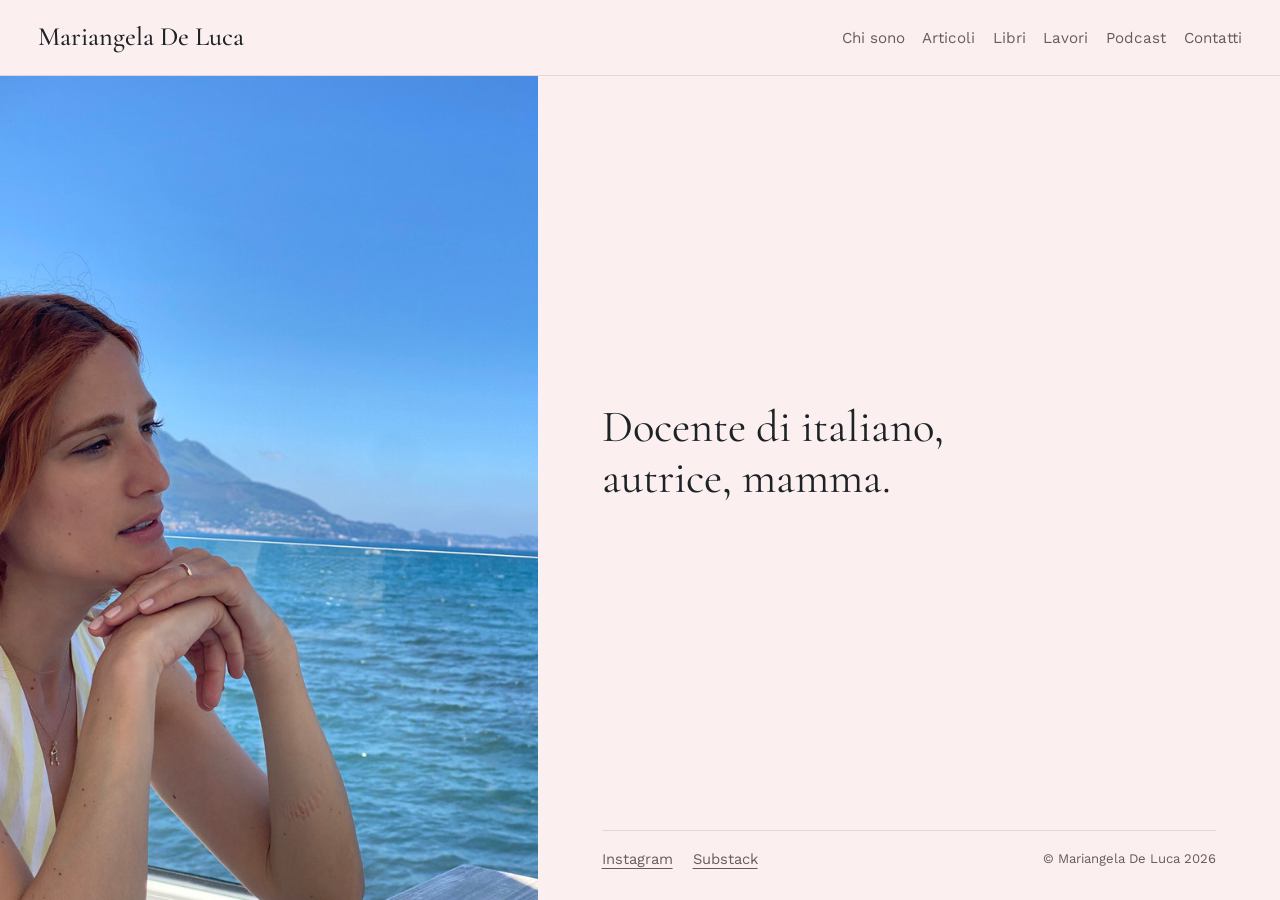
<file: index.html>
<!DOCTYPE html>
<html lang="it">
<head>
<meta charset="utf-8">
<meta name="viewport" content="width=device-width, initial-scale=1">
<title>Mariangela De Luca |La Rossa Pinta</title>
<meta name="description" content="Sito ufficiale di Mariangela De Luca, docente di italiano e autrice: libri, articoli, lavori e podcast.">
<link rel="canonical" href="https://www.mariangeladeluca.it/">
<meta property="og:type" content="website">
<meta property="og:locale" content="it_IT">
<meta property="og:site_name" content="Mariangela De Luca">
<meta property="og:title" content="Mariangela De Luca | La rossa pinta">
<meta property="og:description" content="Sito ufficiale di Mariangela De Luca, docente di italiano e autrice: libri, articoli, lavori e podcast.">
<meta property="og:url" content="https://www.mariangeladeluca.it/">
<meta property="og:image" content="https://www.mariangeladeluca.it/foto1.jpg">
<meta name="twitter:card" content="summary_large_image">
<link rel="preload" as="image" href="foto1.jpg">
<link rel="preconnect" href="https://fonts.googleapis.com">
<link rel="preconnect" href="https://fonts.gstatic.com" crossorigin>
<link href="https://fonts.googleapis.com/css2?family=Cormorant+Garamond:ital,wght@0,400;0,500;1,400&family=Work+Sans:wght@400;500&display=swap" rel="stylesheet">
<link rel="stylesheet" href="stile.css">
</head>
<body class="home" data-pagina="home">
<header class="testata" id="testata"></header>
<main><div class="pagina">
<!-- Sostituisci con la tua frase di presentazione -->
<h1 class="frase">Docente di italiano, autrice, mamma.</h1>
</div></main>
<figure class="ritratto" id="ritratto"><img src="foto1.jpg" alt="Mariangela De Luca" onerror="this.remove()"></figure>
<footer class="piede" id="piede"></footer>
<script src="sito.js"></script>
</body>
</html>
</file>
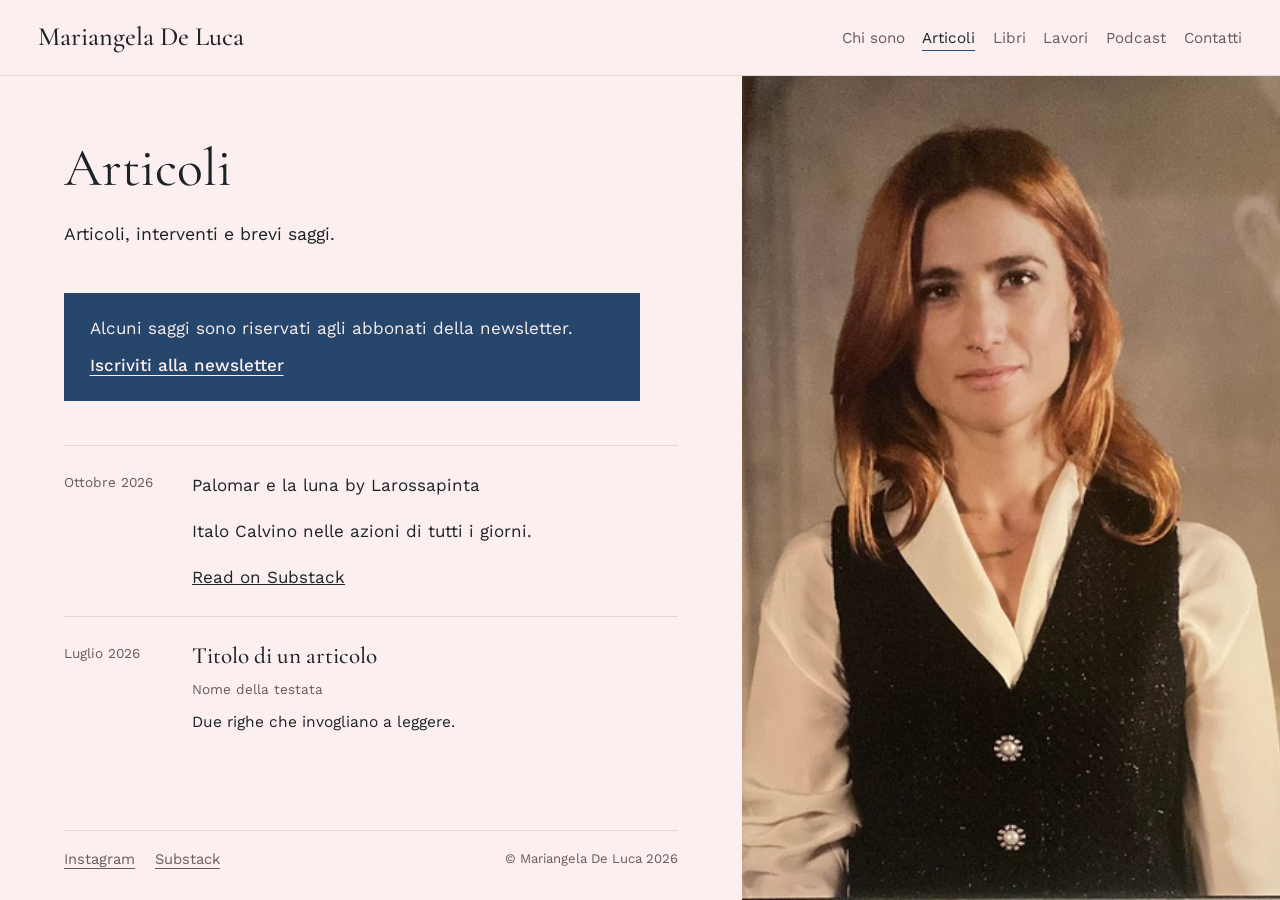
<file: articoli.html>
<!DOCTYPE html>
<html lang="it">
<head>
<meta charset="utf-8">
<meta name="viewport" content="width=device-width, initial-scale=1">
<title>Articoli | Mariangela De Luca</title>
<meta name="description" content="Articoli, interventi e brevi saggi di Mariangela De Luca, docente di italiano e autrice.">
<link rel="canonical" href="https://www.mariangeladeluca.it/articoli">
<meta property="og:type" content="website">
<meta property="og:locale" content="it_IT">
<meta property="og:site_name" content="Mariangela De Luca">
<meta property="og:title" content="Articoli | Mariangela De Luca">
<meta property="og:description" content="Articoli, interventi e brevi saggi di Mariangela De Luca, docente di italiano e autrice.">
<meta property="og:url" content="https://www.mariangeladeluca.it/articoli">
<meta property="og:image" content="https://www.mariangeladeluca.it/foto1.jpg">
<meta name="twitter:card" content="summary_large_image">
<link rel="preload" as="image" href="foto2.jpg">
<link rel="preconnect" href="https://fonts.googleapis.com">
<link rel="preconnect" href="https://fonts.gstatic.com" crossorigin>
<link href="https://fonts.googleapis.com/css2?family=Cormorant+Garamond:ital,wght@0,400;0,500;1,400&family=Work+Sans:wght@400;500&display=swap" rel="stylesheet">
<link rel="stylesheet" href="stile.css">
</head>
<body class="interna" data-pagina="articoli">
<header class="testata" id="testata"></header>
<main><div class="pagina"><h1>Articoli</h1>
<p class="intro">Articoli, interventi e brevi saggi.</p>
<div class="invito"><p>Alcuni saggi sono riservati agli abbonati della newsletter.</p>
<a href="https://larossapinta.substack.com" target="_blank" rel="noopener">Iscriviti alla newsletter</a></div>

<!-- PER AGGIUNGERE UN ARTICOLO: copia da <article> a </article> e incolla in cima all'elenco.
     Per un pezzo a pagamento tieni <span class="abbonati">; per uno gratuito cancellalo. -->
<article class="articolo"><span class="meta">Ottobre 2026</span><div>
<div class="substack-post-embed"><p lang="it">Palomar e la luna by Larossapinta</p><p>Italo Calvino nelle azioni di tutti i giorni.</p><a data-post-link href="https://larossapinta.substack.com/p/palomar-e-la-luna">Read on Substack</a></div>
</div></article>

<article class="articolo"><span class="meta">Luglio 2026</span><div>
<h3><a href="https://esempio.it" target="_blank" rel="noopener">Titolo di un articolo</a></h3>
<span class="meta">Nome della testata</span><p class="estratto">Due righe che invogliano a leggere.</p></div></article>
</div></main>
<figure class="ritratto" id="ritratto"><img src="foto2.jpg" alt="Mariangela De Luca" onerror="this.remove()"></figure>
<footer class="piede" id="piede"></footer>
<script async src="https://substack.com/embedjs/embed.js" charset="utf-8"></script>
<script src="sito.js"></script>
</body>
</html>
</file>
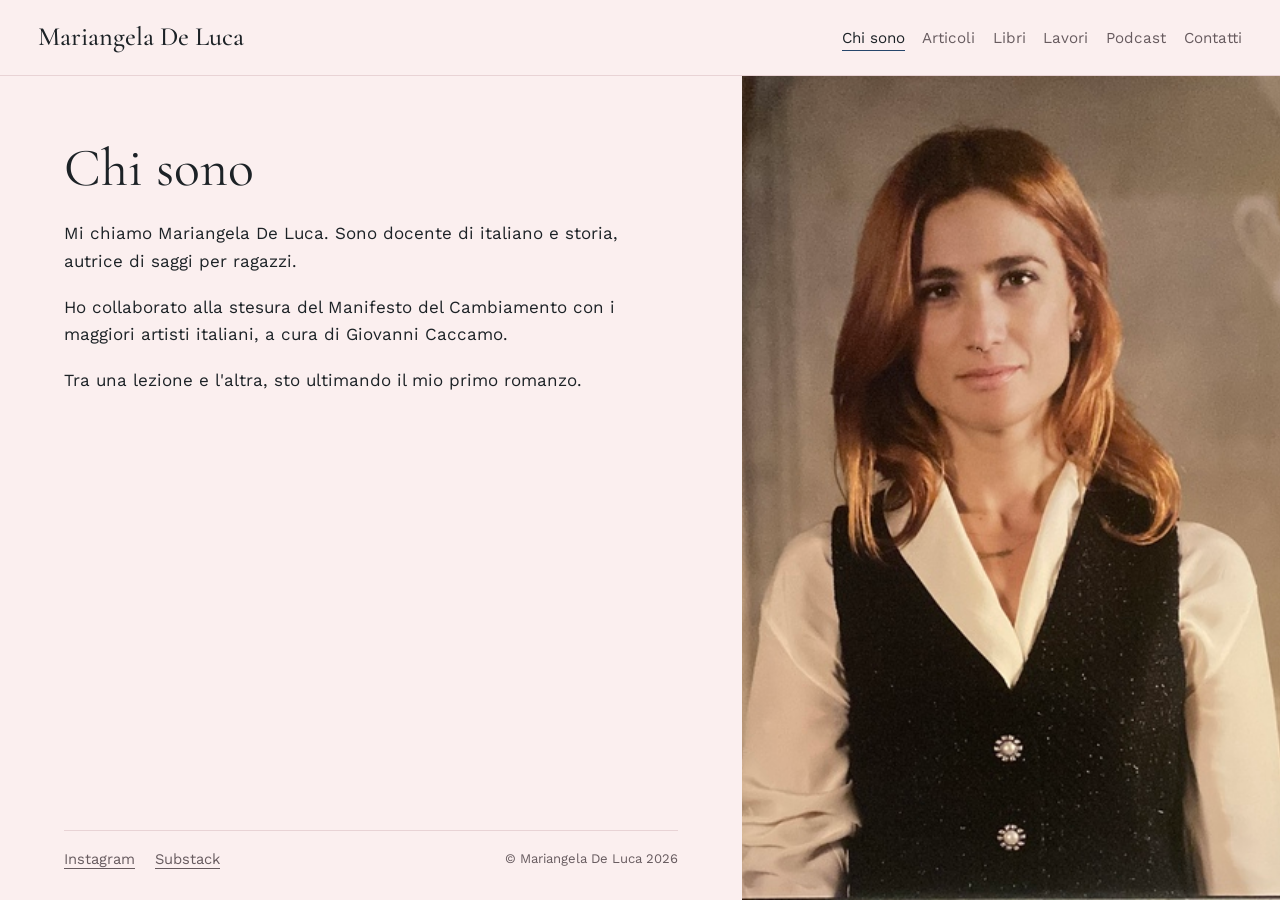
<file: chi-sono.html>
<!DOCTYPE html>
<html lang="it">
<head>
<meta charset="utf-8">
<meta name="viewport" content="width=device-width, initial-scale=1">
<title>Chi sono | Mariangela De Luca</title>
<meta name="description" content="Chi è Mariangela De Luca: La rossa pinta: docente di italiano e autrice. Formazione, libri e progetti.">
<link rel="canonical" href="https://www.mariangeladeluca.it/chi-sono">
<meta property="og:type" content="website">
<meta property="og:locale" content="it_IT">
<meta property="og:site_name" content="Mariangela De Luca">
<meta property="og:title" content="Chi sono | Mariangela De Luca">
<meta property="og:description" content="Chi è Mariangela De Luca: La Rossa pinta: docente di italiano e autrice. Formazione, libri e progetti.">
<meta property="og:url" content="https://www.mariangeladeluca.it/chi-sono">
<meta property="og:image" content="https://www.mariangeladeluca.it/foto1.jpg">
<meta name="twitter:card" content="summary_large_image">
<link rel="preload" as="image" href="foto2.jpg">
<link rel="preconnect" href="https://fonts.googleapis.com">
<link rel="preconnect" href="https://fonts.gstatic.com" crossorigin>
<link href="https://fonts.googleapis.com/css2?family=Cormorant+Garamond:ital,wght@0,400;0,500;1,400&family=Work+Sans:wght@400;500&display=swap" rel="stylesheet">
<link rel="stylesheet" href="stile.css">
</head>
<body class="interna" data-pagina="chi-sono">
<header class="testata" id="testata"></header>
<main><div class="pagina"><h1>Chi sono</h1>
<div class="testo">
<!-- Un paragrafo per ogni <p>...</p> -->
<p>Mi chiamo Mariangela De Luca. Sono docente di italiano e storia, autrice di saggi per ragazzi.</p>
<p>Ho collaborato alla stesura del Manifesto del Cambiamento con i maggiori artisti italiani, a cura di Giovanni Caccamo.</p>
<p>Tra una lezione e l'altra, sto ultimando il mio primo romanzo.</p>
</div>
</div></main>
<figure class="ritratto" id="ritratto"><img src="foto2.jpg" alt="Mariangela De Luca" onerror="this.remove()"></figure>
<footer class="piede" id="piede"></footer>
<script src="sito.js"></script>
</body>
</html>
</file>
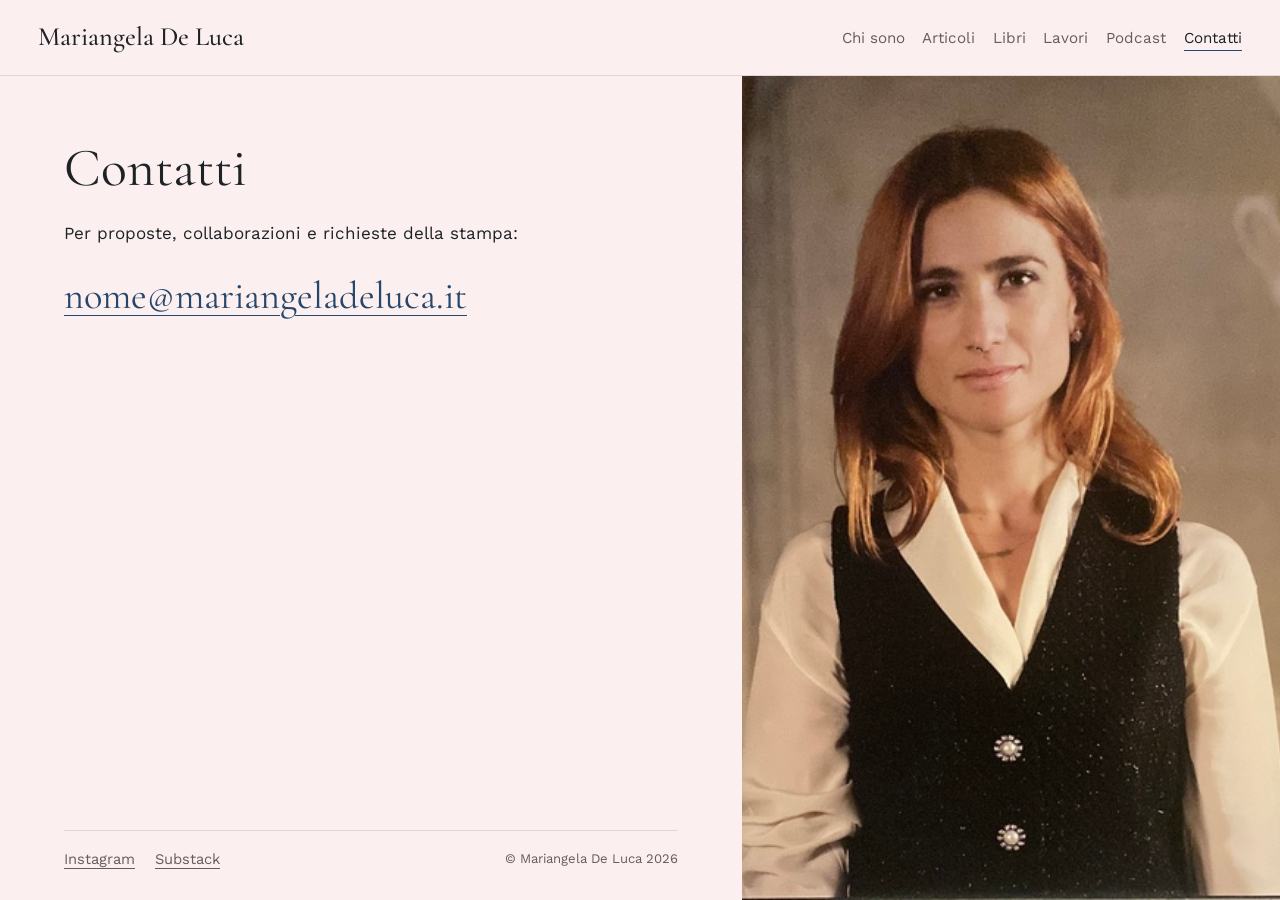
<file: contatti.html>
<!DOCTYPE html>
<html lang="it">
<head>
<meta charset="utf-8">
<meta name="viewport" content="width=device-width, initial-scale=1">
<title>Contatti | Mariangela De Luca</title>
<meta name="description" content="Contatti di Mariangela De Luca: scrivi per proposte, collaborazioni e richieste.">
<link rel="canonical" href="https://www.mariangeladeluca.it/contatti">
<meta property="og:type" content="website">
<meta property="og:locale" content="it_IT">
<meta property="og:site_name" content="Mariangela De Luca">
<meta property="og:title" content="Contatti | Mariangela De Luca">
<meta property="og:description" content="Contatti di Mariangela De Luca: scrivi per proposte, collaborazioni e richieste.">
<meta property="og:url" content="https://www.mariangeladeluca.it/contatti">
<meta property="og:image" content="https://www.mariangeladeluca.it/foto1.jpg">
<meta name="twitter:card" content="summary_large_image">
<link rel="preload" as="image" href="foto2.jpg">
<link rel="preconnect" href="https://fonts.googleapis.com">
<link rel="preconnect" href="https://fonts.gstatic.com" crossorigin>
<link href="https://fonts.googleapis.com/css2?family=Cormorant+Garamond:ital,wght@0,400;0,500;1,400&family=Work+Sans:wght@400;500&display=swap" rel="stylesheet">
<link rel="stylesheet" href="stile.css">
</head>
<body class="interna" data-pagina="contatti">
<header class="testata" id="testata"></header>
<main><div class="pagina"><h1>Contatti</h1>
<p class="testo">Per proposte, collaborazioni e richieste della stampa:</p>
<a class="email" href="mailto:nome@mariangeladeluca.it">nome@mariangeladeluca.it</a>
</div></main>
<figure class="ritratto" id="ritratto"><img src="foto2.jpg" alt="Mariangela De Luca" onerror="this.remove()"></figure>
<footer class="piede" id="piede"></footer>
<script src="sito.js"></script>
</body>
</html>
</file>
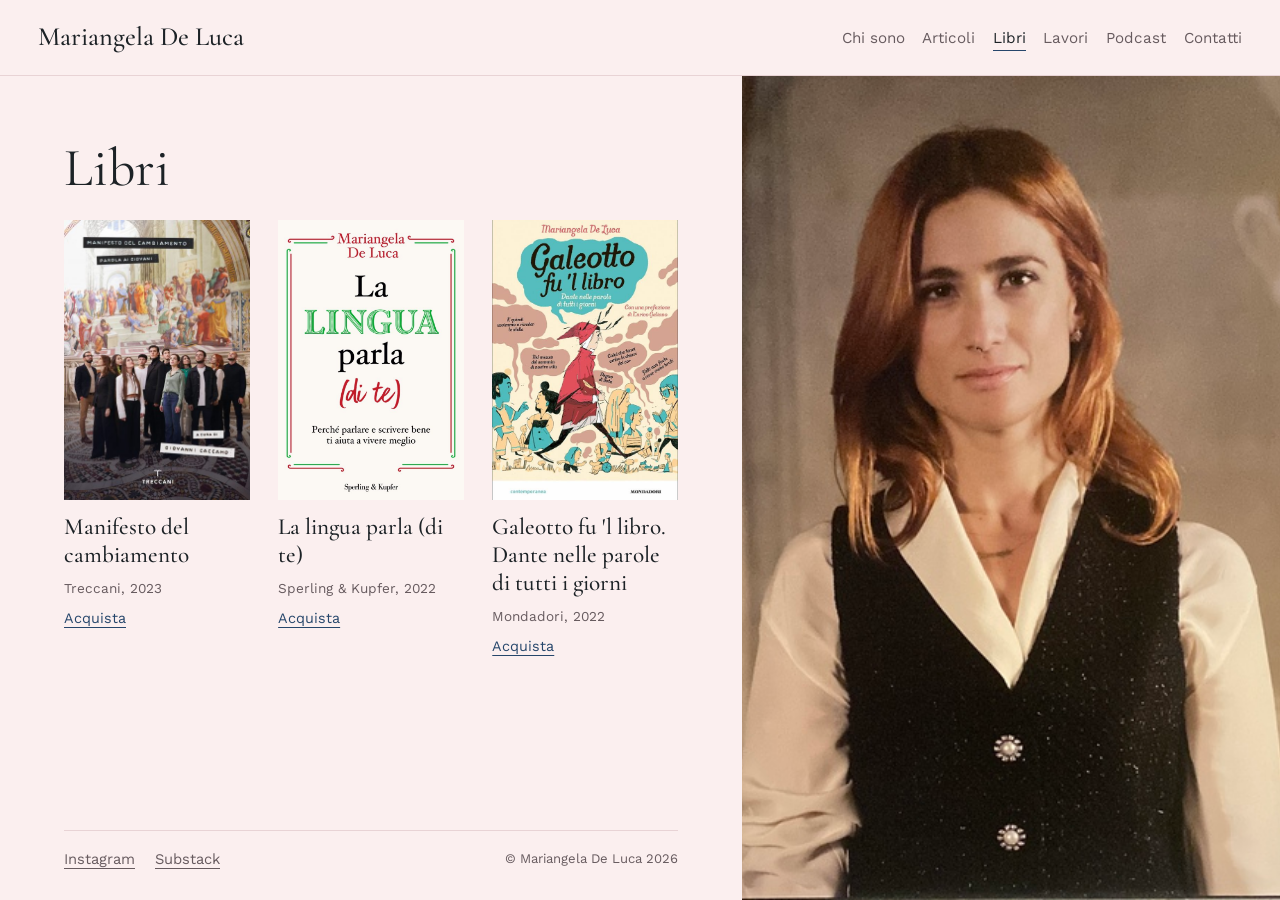
<file: libri.html>
<!DOCTYPE html>
<html lang="it">
<head>
<meta charset="utf-8">
<meta name="viewport" content="width=device-width, initial-scale=1">
<title>Libri | Mariangela De Luca</title>
<meta name="description" content="I libri di Mariangela De Luca, autrice: dove trovarli e acquistarli.">
<link rel="canonical" href="https://www.mariangeladeluca.it/libri">
<meta property="og:type" content="website">
<meta property="og:locale" content="it_IT">
<meta property="og:site_name" content="Mariangela De Luca">
<meta property="og:title" content="Libri | Mariangela De Luca">
<meta property="og:description" content="I libri di Mariangela De Luca, autrice: dove trovarli e acquistarli.">
<meta property="og:url" content="https://www.mariangeladeluca.it/libri">
<meta property="og:image" content="https://www.mariangeladeluca.it/foto1.jpg">
<meta name="twitter:card" content="summary_large_image">
<link rel="preload" as="image" href="foto2.jpg">
<link rel="preconnect" href="https://fonts.googleapis.com">
<link rel="preconnect" href="https://fonts.gstatic.com" crossorigin>
<link href="https://fonts.googleapis.com/css2?family=Cormorant+Garamond:ital,wght@0,400;0,500;1,400&family=Work+Sans:wght@400;500&display=swap" rel="stylesheet">
<link rel="stylesheet" href="stile.css">
</head>
<body class="interna" data-pagina="libri">
<header class="testata" id="testata"></header>
<main><div class="pagina"><h1>Libri</h1>
<!-- PER AGGIUNGERE UN LIBRO: copia da <a class="libro"> a </a> e incolla dopo l'ultimo.
     Copertina: metti il nome del file (es. copertina1.jpg) nella stessa cartella. Senza file compare un riquadro blu col titolo. -->
<div class="scaffale">
<a class="libro" href="https://www.treccanilibri.it/catalogo/manifesto-del-cambiamento/" target="_blank" rel="noopener"><div class="copertina"><span>Manifesto del cambiamento</span><img src="copertina1.jpg" alt="Copertina di Titolo del libro" onerror="this.remove()"></div>
<h3>Manifesto del cambiamento</h3><span class="meta">Treccani, 2023</span><br><span class="acquista">Acquista</span></a>

<a class="libro" href="https://www.sperling.it/libri/la-lingua-parla-di-te-mariangela-de-luca" target="_blank" rel="noopener"><div class="copertina"><span>La lingua parla (di te)</span><img src="copertina2.jpg" alt="Copertina di Secondo libro" onerror="this.remove()"></div>
<h3>La lingua parla (di te)</h3><span class="meta">Sperling & Kupfer, 2022</span><br><span class="acquista">Acquista</span></a>

<a class="libro" href="https://www.ibs.it/galeotto-fu-libro-dante-nelle-libro-mariangela-de-luca/e/9788804743859?srsltid=AU7gw4Xc7gUiSeYhGXISp0af1VmOc75SjU6QvStjjVUnyVbJqEbj36PL" target="_blank" rel="noopener"><div class="copertina"><span>Galeotto fu 'l libro. Dante nelle parole di tutti i giorni</span><img src="copertina3.jpg" alt="Copertina di Secondo libro" onerror="this.remove()"></div>
<h3>Galeotto fu 'l libro. Dante nelle parole di tutti i giorni</h3><span class="meta">Mondadori, 2022</span><br><span class="acquista">Acquista</span></a>
</div>
</div></main>
<figure class="ritratto" id="ritratto"><img src="foto2.jpg" alt="Mariangela De Luca" onerror="this.remove()"></figure>
<footer class="piede" id="piede"></footer>
<script src="sito.js"></script>
</body>
</html>
</file>
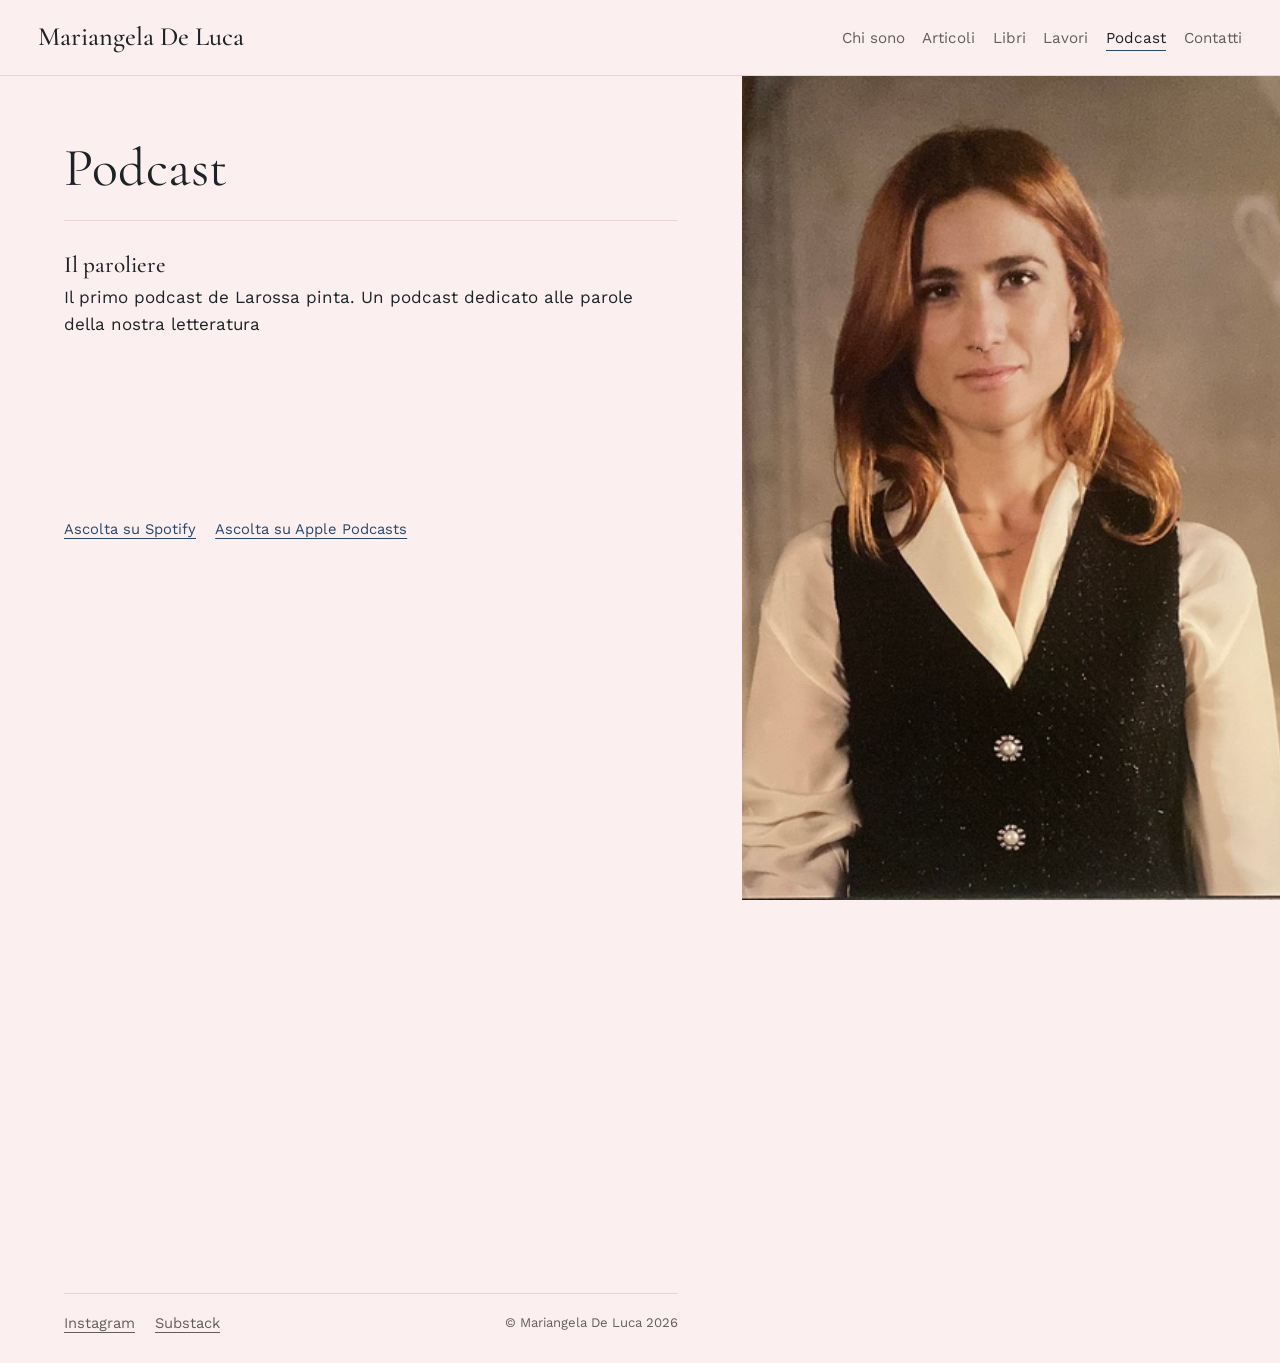
<file: podcast.html>
<!DOCTYPE html>
<html lang="it">
<head>
<meta charset="utf-8">
<meta name="viewport" content="width=device-width, initial-scale=1">
<title>Podcast | Mariangela De Luca</title>
<meta name="description" content="I podcast di Mariangela De Luca: puntate da ascoltare e descrizioni.">
<link rel="canonical" href="https://www.mariangeladeluca.it/podcast">
<meta property="og:type" content="website">
<meta property="og:locale" content="it_IT">
<meta property="og:site_name" content="Mariangela De Luca">
<meta property="og:title" content="Podcast | Mariangela De Luca">
<meta property="og:description" content="I podcast di Mariangela De Luca: puntate da ascoltare e descrizioni.">
<meta property="og:url" content="https://www.mariangeladeluca.it/podcast">
<meta property="og:image" content="https://www.mariangeladeluca.it/foto1.jpg">
<meta name="twitter:card" content="summary_large_image">
<link rel="preload" as="image" href="foto2.jpg">
<link rel="preconnect" href="https://fonts.googleapis.com">
<link rel="preconnect" href="https://fonts.gstatic.com" crossorigin>
<link href="https://fonts.googleapis.com/css2?family=Cormorant+Garamond:ital,wght@0,400;0,500;1,400&family=Work+Sans:wght@400;500&display=swap" rel="stylesheet">
<link rel="stylesheet" href="stile.css">
</head>
<body class="interna" data-pagina="podcast">
<header class="testata" id="testata"></header>
<main><div class="pagina"><h1>Podcast</h1>
<!-- PER AGGIUNGERE UN PODCAST: copia da <section> a </section>.
     Player: su Spotify, Condividi > Incorpora episodio, copia il codice <iframe ...> e incollalo dove indicato. -->
<section class="puntata"><h3>Il paroliere</h3>
<p class="testo">Il primo podcast de Larossa pinta. Un podcast dedicato alle parole della nostra letteratura </p>
<!-- INCOLLA QUI IL PLAYER (iframe) --> <iframe data-testid="embed-iframe" style="border-radius:12px" src="https://open.spotify.com/embed/episode/6hP4wBTUeC6Xzqo4qKe2hn?utm_source=generator&si=fcb15d40c8c042b6" width="100%" height="352" frameBorder="0" allowfullscreen="" allow="autoplay; clipboard-write; encrypted-media; fullscreen; picture-in-picture" loading="lazy"></iframe>
<p class="ascolta"><a href="https://open.spotify.com/show/10AwEUI8G7IHVa4QpNjfRw" target="_blank" rel="noopener">Ascolta su Spotify</a><a href="https://podcasts.apple.com" target="_blank" rel="noopener">Ascolta su Apple Podcasts</a></p></section>

<iframe data-testid="embed-iframe" style="border-radius:12px" src="https://open.spotify.com/embed/episode/0cXd74qMrtr5lFRMj1rovB?utm_source=generator&si=89f25fb50fd14e0e" width="100%" height="152" frameBorder="0" allowfullscreen="" allow="autoplay; clipboard-write; encrypted-media; fullscreen; picture-in-picture" loading="lazy"></iframe>

<iframe data-testid="embed-iframe" style="border-radius:12px" src="https://open.spotify.com/embed/episode/18wgo5Jn4VqANRGyP0HASb?utm_source=generator&si=f946311728a543b3" width="100%" height="152" frameBorder="0" allowfullscreen="" allow="autoplay; clipboard-write; encrypted-media; fullscreen; picture-in-picture" loading="lazy"></iframe>

<iframe data-testid="embed-iframe" style="border-radius:12px" src="https://open.spotify.com/embed/episode/7Dddmz1IrlWx2tXBLgMoJ4?utm_source=generator&si=f0b68f6b9d474f1f" width="100%" height="152" frameBorder="0" allowfullscreen="" allow="autoplay; clipboard-write; encrypted-media; fullscreen; picture-in-picture" loading="lazy"></iframe>

<iframe data-testid="embed-iframe" style="border-radius:12px" src="https://open.spotify.com/embed/episode/2EBwnXBKl3E3I3vbx8A8t0?utm_source=generator&si=352e258f04f94d7f" width="100%" height="152" frameBorder="0" allowfullscreen="" allow="autoplay; clipboard-write; encrypted-media; fullscreen; picture-in-picture" loading="lazy"></iframe>



</div></main>
<figure class="ritratto" id="ritratto"><img src="foto2.jpg" alt="Mariangela De Luca" onerror="this.remove()"></figure>
<footer class="piede" id="piede"></footer>
<script src="sito.js"></script>
</body>
</html>
</file>
<file: stile.css>
/* Stile condiviso da tutte le pagine. Per cambiare lo sfondo o il blu, modifica i colori qui sotto. */
:root{--carta:#FBEFEF;--inchiostro:#1C2226;--grigio:#675B5F;--blu:#26466B;--blu-tenue:#EFD9DC;--linea:#E8D3D5;--testata:76px;
--serif:"Cormorant Garamond",Garamond,"Times New Roman",serif;--sans:"Work Sans","Helvetica Neue",Arial,sans-serif}
*{box-sizing:border-box}
body{margin:0;background:var(--carta);color:var(--inchiostro);font-family:var(--sans);font-size:1.0625rem;line-height:1.6;-webkit-font-smoothing:antialiased}
a{color:inherit}
a:focus-visible{outline:2px solid var(--blu);outline-offset:3px}
img{max-width:100%;display:block}
p{margin:0 0 1.1em}
.testata{display:flex;justify-content:space-between;align-items:center;gap:1rem 2rem;padding:1rem clamp(1.25rem,3vw,2.5rem);background:var(--carta);border-bottom:1px solid var(--linea);position:relative;z-index:5;flex-wrap:wrap}
.nome{font-family:var(--serif);font-size:1.65rem;font-weight:500;text-decoration:none;line-height:1}
.menu ul{list-style:none;margin:0;padding:0;display:flex;flex-wrap:wrap;gap:.35rem 1.1rem}
.menu a{text-decoration:none;font-size:.95rem;color:var(--grigio);padding:.2rem 0;border-bottom:1px solid transparent}
.menu a:hover{color:var(--inchiostro)}
.menu a[aria-current="page"]{color:var(--inchiostro);border-bottom-color:var(--blu)}
.ritratto{margin:0;background:var(--blu-tenue);position:relative;overflow:hidden;aspect-ratio:4/5}
.ritratto img{position:absolute;inset:0;width:100%;height:100%;object-fit:cover}
main{padding:clamp(2.25rem,6vw,4.5rem) clamp(1.25rem,5vw,4.5rem) 2.5rem}
.pagina{max-width:46rem}
h1{font-family:var(--serif);font-weight:400;font-size:clamp(2.5rem,4.2vw,3.5rem);line-height:1.05;margin:0 0 1.5rem}
h3{font-family:var(--serif);font-weight:500;font-size:1.45rem;line-height:1.2;margin:0 0 .25rem}
.frase{font-size:clamp(2.1rem,3.5vw,3.5rem);line-height:1.14;max-width:19ch;margin:0}
.intro{font-size:1.1rem;max-width:36rem;margin-bottom:2.75rem}
.testo{max-width:36rem}
.meta{font-size:.85rem;color:var(--grigio)}
.griglia{display:grid;grid-template-columns:repeat(auto-fill,minmax(14.5rem,1fr));gap:2.75rem 1.75rem}
.riquadro,.libro{text-decoration:none;display:block}
.riquadro .immagine{position:relative;aspect-ratio:3/2;background:var(--blu);overflow:hidden;margin-bottom:.9rem}
.riquadro .immagine img{position:absolute;inset:0;width:100%;height:100%;object-fit:cover}
.riquadro .tipo{position:absolute;left:1rem;bottom:.8rem;color:var(--carta);font-family:var(--serif);font-style:italic;font-size:1.3rem}
.riquadro:hover h3,.libro:hover h3,.articolo h3 a:hover{text-decoration:underline;text-underline-offset:.18em;text-decoration-thickness:1px}
.riquadro p{font-size:.95rem;margin:.45rem 0 0}
.scaffale{display:grid;grid-template-columns:repeat(auto-fill,minmax(10.5rem,1fr));gap:2.5rem 1.75rem}
.copertina{position:relative;aspect-ratio:2/3;background:var(--blu);margin-bottom:.9rem;box-shadow:inset 6px 0 0 rgba(0,0,0,.18)}
.copertina img{position:absolute;inset:0;width:100%;height:100%;object-fit:cover}
.copertina span{position:absolute;inset:0;padding:1.1rem 1rem 1rem 1.3rem;color:var(--carta);font-family:var(--serif);font-size:1.35rem;line-height:1.15}
.acquista{display:inline-block;margin-top:.4rem;font-size:.9rem;color:var(--blu);text-decoration:underline;text-underline-offset:.25em;text-decoration-thickness:1px}
.invito{background:var(--blu);color:var(--carta);padding:1.4rem 1.6rem;margin:0 0 2.75rem;max-width:36rem}
.invito p{margin:0 0 .6rem}
.invito a{color:var(--carta);font-weight:500;text-underline-offset:.25em}
.articolo{display:grid;grid-template-columns:6.5rem 1fr;gap:.25rem 1.5rem;padding:1.6rem 0;border-top:1px solid var(--linea)}
.articolo h3 a{text-decoration:none}
.estratto{margin:.5rem 0 0;font-size:.97rem}
.abbonati{display:inline-block;margin-left:.5rem;font-family:var(--sans);font-size:.75rem;font-weight:500;color:var(--blu);border:1px solid var(--blu);border-radius:999px;padding:.05rem .55rem;vertical-align:.2em;white-space:nowrap}
.puntata{padding:1.9rem 0;border-top:1px solid var(--linea)}
.puntata iframe{width:100%;height:152px;border:0;border-radius:12px;margin:.9rem 0 .4rem;display:block}
.ascolta{display:flex;flex-wrap:wrap;gap:.3rem 1.2rem;font-size:.92rem;margin-top:.6rem}
.ascolta a{color:var(--blu);text-underline-offset:.25em;text-decoration-thickness:1px}
.email{font-family:var(--serif);font-size:clamp(1.7rem,3vw,2.4rem);color:var(--blu);text-underline-offset:.18em;text-decoration-thickness:1px;word-break:break-word}
.piede{padding:1.5rem clamp(1.25rem,5vw,4.5rem) 1.75rem;font-size:.92rem;color:var(--grigio)}
.piede-dentro{max-width:46rem;border-top:1px solid var(--linea);padding-top:1.1rem;display:flex;flex-wrap:wrap;justify-content:space-between;gap:.4rem 1.5rem}
.piede .social{display:flex;flex-wrap:wrap;gap:.4rem 1.25rem}
.piede a{color:var(--grigio);text-underline-offset:.25em;text-decoration-thickness:1px}
.piede a:hover{color:var(--inchiostro)}
.copyright{font-size:.82rem}
@media (min-width:900px){
  body{min-height:100vh;display:flex;flex-direction:column}
  .testata{position:fixed;top:0;left:0;right:0;height:var(--testata);flex-wrap:nowrap;padding-top:0;padding-bottom:0;view-transition-name:testata}
  .ritratto{position:fixed;top:var(--testata);bottom:0;left:0;width:42%;aspect-ratio:auto;view-transition-name:ritratto}
  body.interna .ritratto{left:58%}
  main{flex:1;padding-top:calc(var(--testata) + 4rem);margin-left:42%}
  .piede{margin-left:42%}
  body.interna main,body.interna .piede{margin-left:0;margin-right:42%}
  body.home main{display:flex;flex-direction:column;justify-content:center}
}
@media (max-width:560px){.articolo{grid-template-columns:1fr}}
/* Passaggio da una pagina all'altra: la foto scivola e si dissolve nell'altra (browser recenti) */
@view-transition{navigation:auto}
::view-transition-group(ritratto){animation-duration:.9s;animation-timing-function:cubic-bezier(.65,0,.35,1)}
@media (prefers-reduced-motion:reduce){::view-transition-group(*),::view-transition-old(*),::view-transition-new(*){animation:none!important}}
</file>
